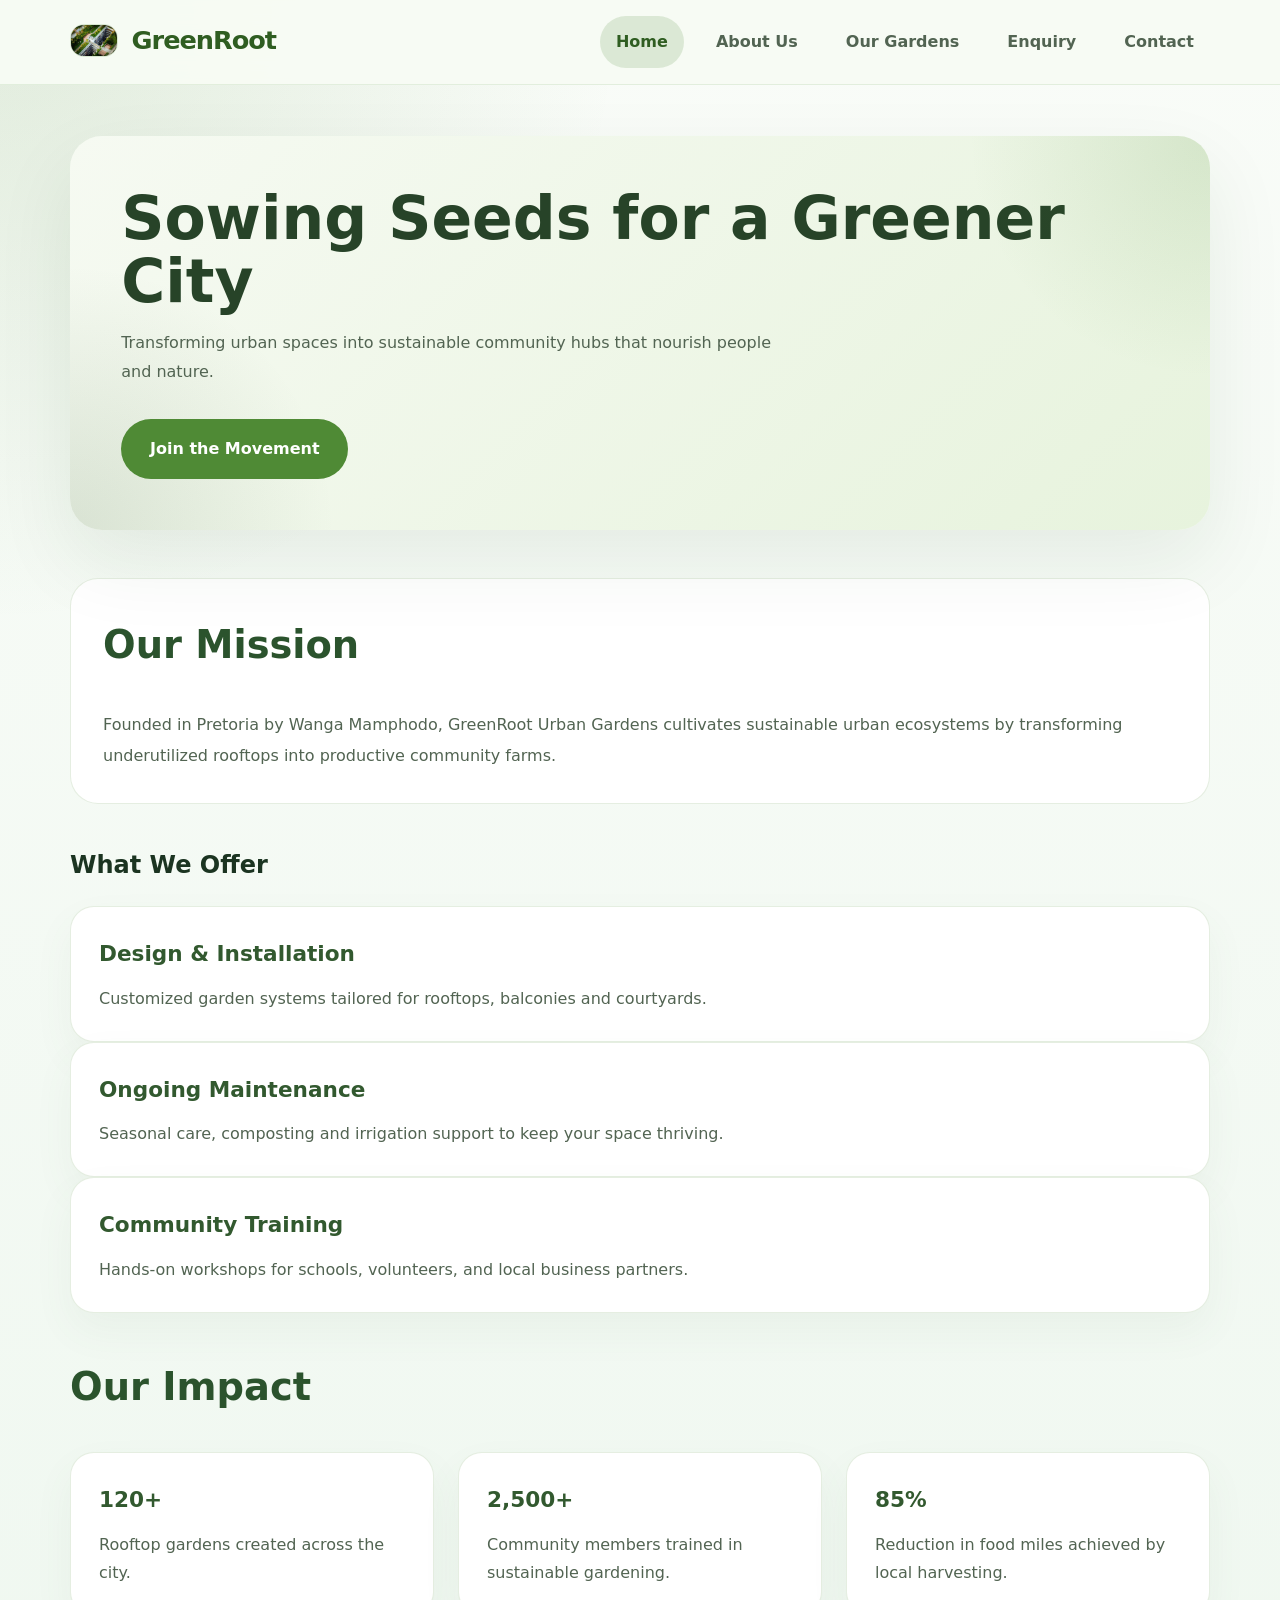
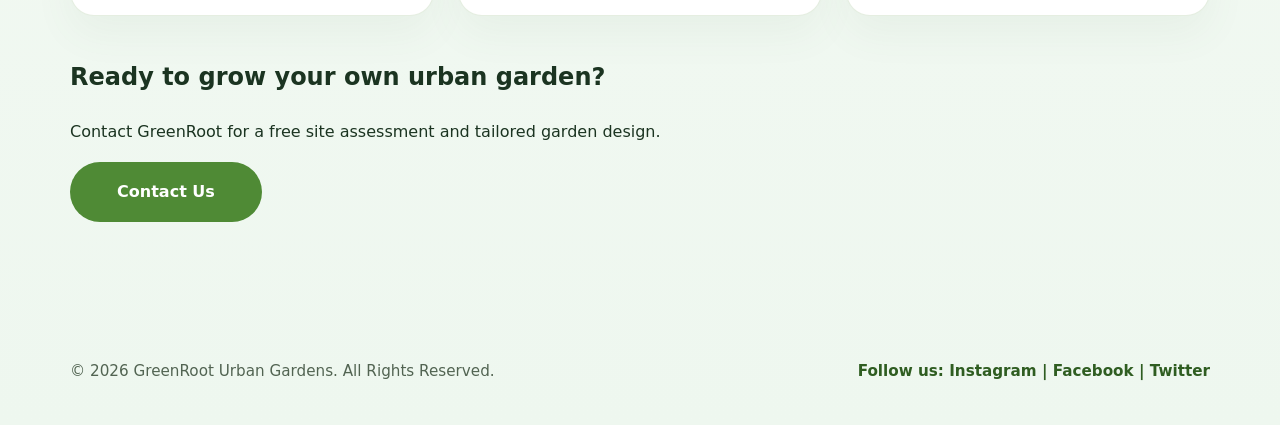
<file: GreenRoot Main/index.html>
<!DOCTYPE html>
<html lang="en">
<head>
    <meta charset="UTF-8">
    <meta name="viewport" content="width=device-width, initial-scale=1.0">
    <title>Home | GreenRoot Urban Gardens</title>
    <meta name="description" content="GreenRoot Urban Gardens creates sustainable rooftop farms in Pretoria. Discover our projects, volunteer opportunities, and community impact.">
    <meta name="theme-color" content="#4f8a35">
    <link rel="stylesheet" href="css/style.css">
</head>
<body>
    <a class="skip-link" href="#main-content">Skip to main content</a>

    <header>
        <div class="container">
            <div class="logo">
                <a href="index.html">
                    <img src="roof-garden.webp" alt="Rooftop garden at GreenRoot" width="56" height="56">
                    <span>GreenRoot</span>
                </a>
            </div>
            <nav aria-label="Primary navigation">
                <ul>
                    <li><a href="index.html" class="active">Home</a></li>
                    <li><a href="about.html">About Us</a></li>
                    <li><a href="gardens.html">Our Gardens</a></li>
                    <li><a href="enquiry.html">Enquiry</a></li>
                    <li><a href="contact.html">Contact</a></li>
                </ul>
            </nav>
        </div>
    </header>

    <main id="main-content">
        <div class="container">
            <section id="hero">
                <h1>Sowing Seeds for a Greener City</h1>
                <p>Transforming urban spaces into sustainable community hubs that nourish people and nature.</p>
                <a href="enquiry.html" class="cta-button">Join the Movement</a>
            </section>

            <section id="overview">
                <h2>Our Mission</h2>
                <p>Founded in Pretoria by Wanga Mamphodo, GreenRoot Urban Gardens cultivates sustainable urban ecosystems by transforming underutilized rooftops into productive community farms.</p>
            </section>

            <section id="services" aria-labelledby="services-heading">
                <h2 id="services-heading">What We Offer</h2>
                <div id="service-list" class="card-grid"></div>
            </section>

            <section id="impact">
                <h2>Our Impact</h2>
                <div class="card-grid">
                    <div class="card">
                        <h3>120+</h3>
                        <p>Rooftop gardens created across the city.</p>
                    </div>
                    <div class="card">
                        <h3>2,500+</h3>
                        <p>Community members trained in sustainable gardening.</p>
                    </div>
                    <div class="card">
                        <h3>85%</h3>
                        <p>Reduction in food miles achieved by local harvesting.</p>
                    </div>
                </div>
            </section>

            <section id="cta-panel">
                <h2>Ready to grow your own urban garden?</h2>
                <p>Contact GreenRoot for a free site assessment and tailored garden design.</p>
                <a href="contact.html" class="cta-button">Contact Us</a>
            </section>
        </div>
    </main>

    <footer>
        <div class="container">
            <p>&copy; 2026 GreenRoot Urban Gardens. All Rights Reserved.</p>
            <div class="socials">
                <p>Follow us: Instagram | Facebook | Twitter</p>
            </div>
        </div>
    </footer>

    <script src="js/app.js"></script>
</body>
</html>
</file>
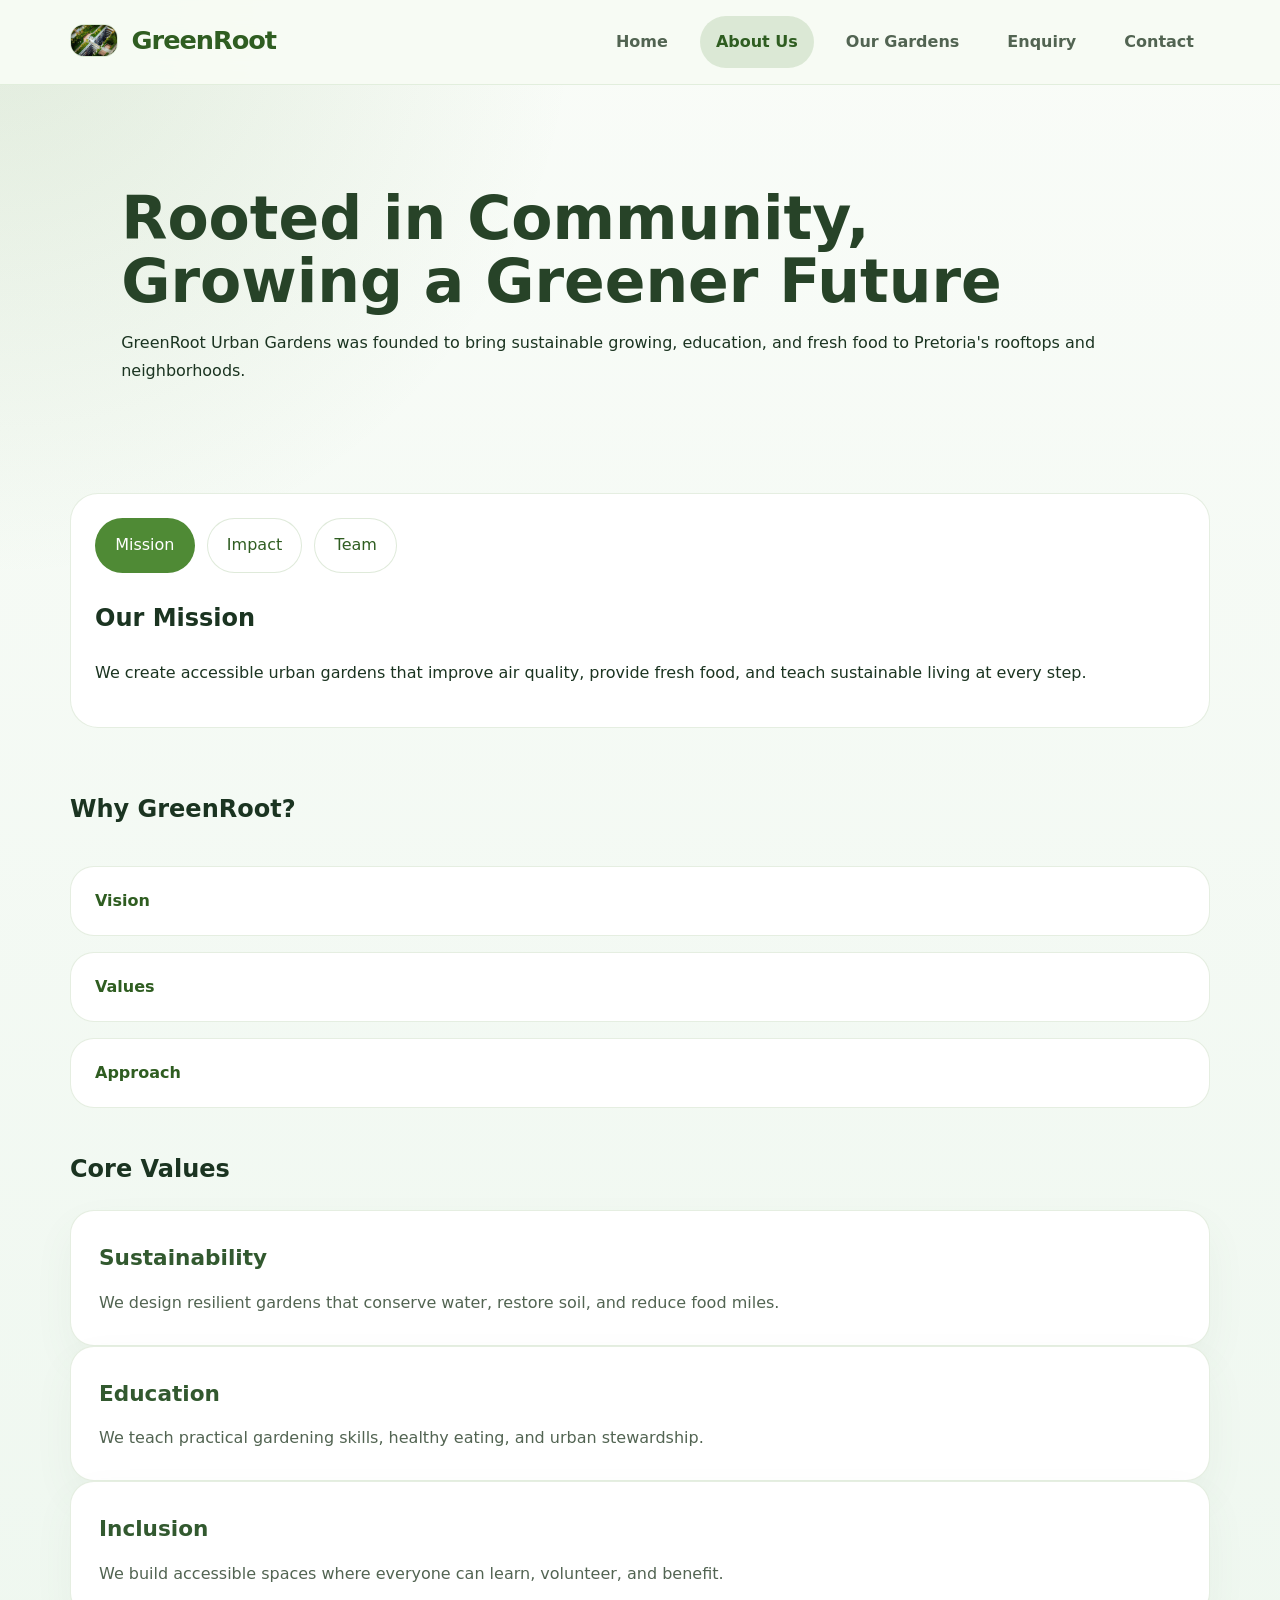
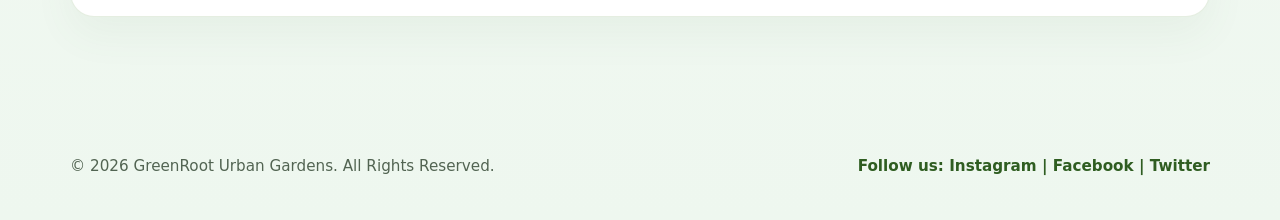
<file: GreenRoot Main/about.html>
<!DOCTYPE html>
<html lang="en">
<head>
    <meta charset="UTF-8">
    <meta name="viewport" content="width=device-width, initial-scale=1.0">
    <title>About Us | GreenRoot Urban Gardens</title>
    <meta name="description" content="Learn how GreenRoot Urban Gardens builds sustainable rooftops and local training programs in Pretoria to empower urban communities.">
    <meta name="theme-color" content="#4f8a35">
    <link rel="stylesheet" href="css/style.css">
</head>
<body>
    <a class="skip-link" href="#main-content">Skip to main content</a>

    <header>
        <div class="container">
            <div class="logo">
                <a href="index.html">
                    <img src="roof-garden.webp" alt="Rooftop garden at GreenRoot" width="56" height="56">
                    <span>GreenRoot</span>
                </a>
            </div>
            <nav aria-label="Primary navigation">
                <ul>
                    <li><a href="index.html">Home</a></li>
                    <li><a href="about.html" class="active">About Us</a></li>
                    <li><a href="gardens.html">Our Gardens</a></li>
                    <li><a href="enquiry.html">Enquiry</a></li>
                    <li><a href="contact.html">Contact</a></li>
                </ul>
            </nav>
        </div>
    </header>

    <main id="main-content">
        <div class="container">
            <section id="about-hero">
                <h1>Rooted in Community, Growing a Greener Future</h1>
                <p>GreenRoot Urban Gardens was founded to bring sustainable growing, education, and fresh food to Pretoria's rooftops and neighborhoods.</p>
            </section>

            <section id="about-tabs" class="tabs">
                <div class="tab-list" role="tablist" aria-label="About page tabs" data-tab-list>
                    <button role="tab" aria-selected="true" data-target="mission-panel">Mission</button>
                    <button role="tab" aria-selected="false" data-target="impact-panel">Impact</button>
                    <button role="tab" aria-selected="false" data-target="team-panel">Team</button>
                </div>
                <div id="mission-panel" role="tabpanel">
                    <h2>Our Mission</h2>
                    <p>We create accessible urban gardens that improve air quality, provide fresh food, and teach sustainable living at every step.</p>
                </div>
                <div id="impact-panel" role="tabpanel" hidden>
                    <h2>Our Impact</h2>
                    <p>By partnering with schools, businesses, and community groups, we deliver meaningful, measurable environmental and social results.</p>
                </div>
                <div id="team-panel" role="tabpanel" hidden>
                    <h2>Meet the Team</h2>
                    <p>Our network of growers, educators and designers works together to make sustainable urban agriculture practical and inspiring.</p>
                </div>
            </section>

            <section id="about-accordion" class="accordion">
                <h2>Why GreenRoot?</h2>
                <div class="accordion-item">
                    <button aria-expanded="false" aria-controls="vision-panel">Vision</button>
                    <div id="vision-panel" class="accordion-panel" hidden>
                        <p>We envision every urban roof and courtyard as a place where people can grow, learn, and connect with nature.</p>
                    </div>
                </div>
                <div class="accordion-item">
                    <button aria-expanded="false" aria-controls="values-panel">Values</button>
                    <div id="values-panel" class="accordion-panel" hidden>
                        <p>We prioritize resilience, community ownership, and design that supports both people and the planet.</p>
                    </div>
                </div>
                <div class="accordion-item">
                    <button aria-expanded="false" aria-controls="approach-panel">Approach</button>
                    <div id="approach-panel" class="accordion-panel" hidden>
                        <p>From assessment to installation and training, our work is collaborative, evidence-based, and long term.</p>
                    </div>
                </div>
            </section>

            <section id="values" class="card-grid" aria-labelledby="values-heading">
                <h2 id="values-heading">Core Values</h2>
                <div class="card">
                    <h3>Sustainability</h3>
                    <p>We design resilient gardens that conserve water, restore soil, and reduce food miles.</p>
                </div>
                <div class="card">
                    <h3>Education</h3>
                    <p>We teach practical gardening skills, healthy eating, and urban stewardship.</p>
                </div>
                <div class="card">
                    <h3>Inclusion</h3>
                    <p>We build accessible spaces where everyone can learn, volunteer, and benefit.</p>
                </div>
            </section>
        </div>
    </main>

    <footer>
        <div class="container">
            <p>&copy; 2026 GreenRoot Urban Gardens. All Rights Reserved.</p>
            <div class="socials">
                <p>Follow us: Instagram | Facebook | Twitter</p>
            </div>
        </div>
    </footer>

    <script src="js/app.js"></script>
</body>
</html>
</file>
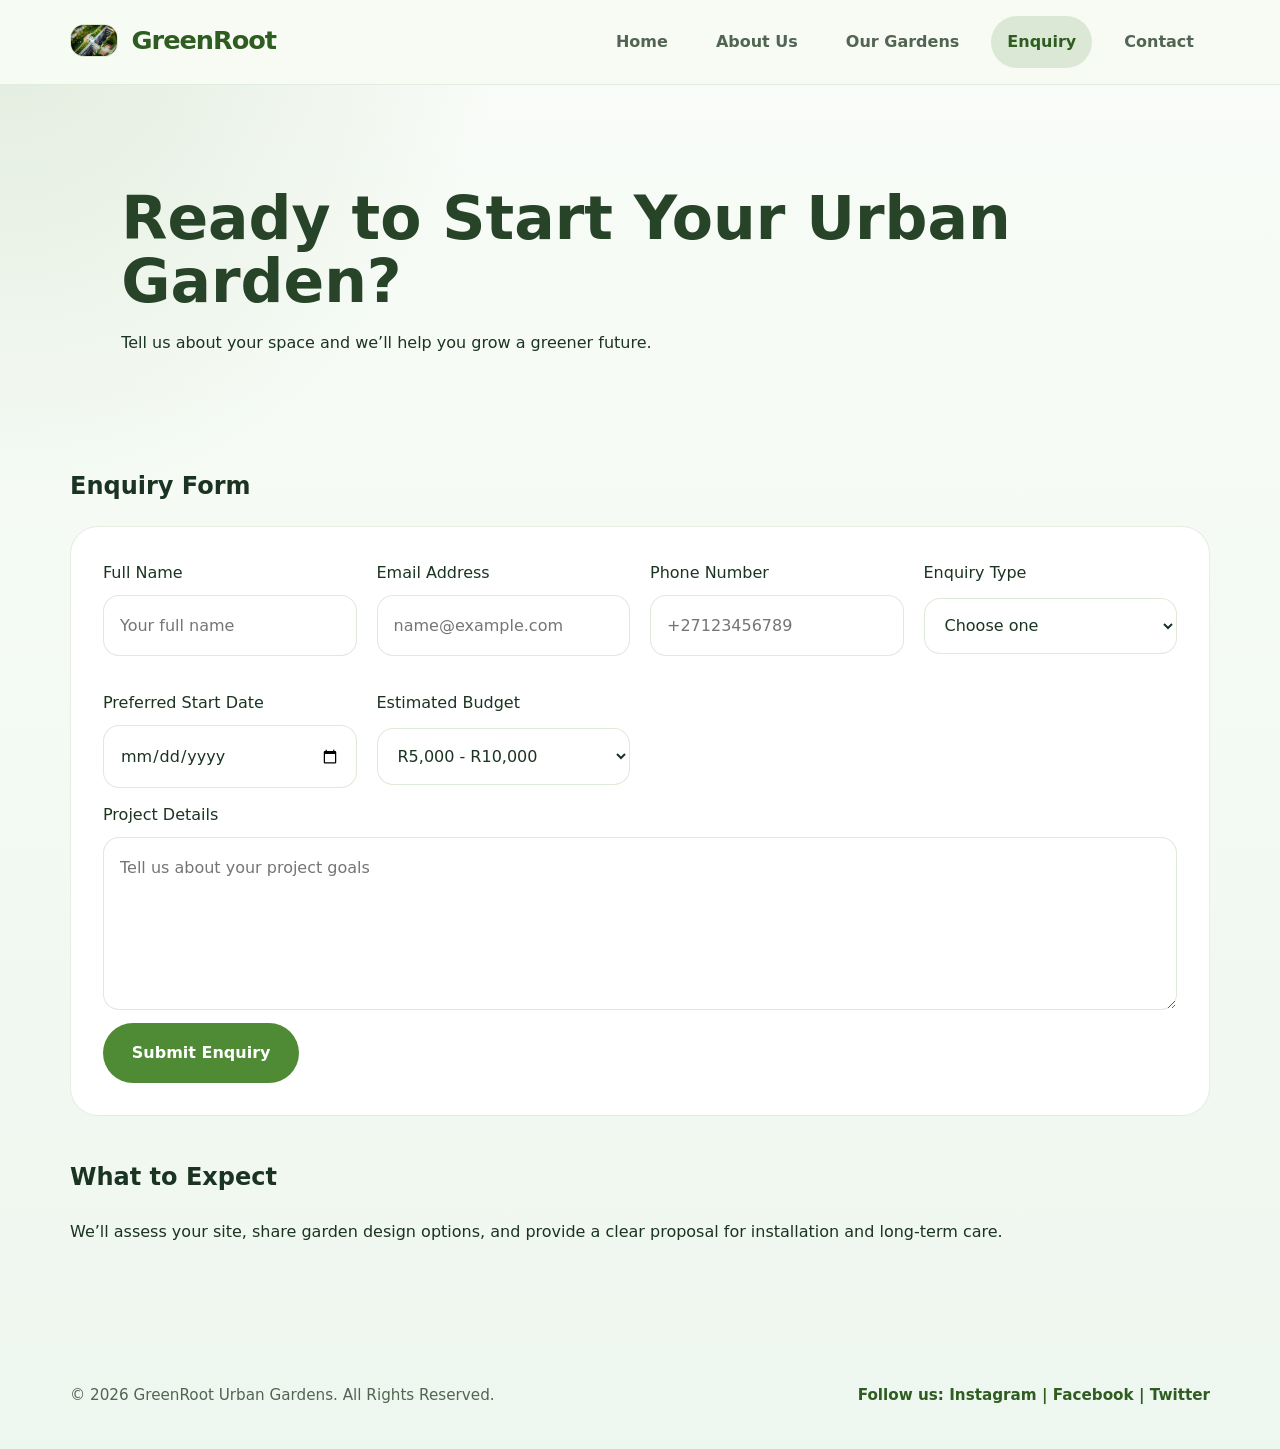
<file: GreenRoot Main/enquiry.html>
<!DOCTYPE html>
<html lang="en">
<head>
    <meta charset="UTF-8">
    <meta name="viewport" content="width=device-width, initial-scale=1.0">
    <title>Enquiry | GreenRoot Urban Gardens</title>
    <meta name="description" content="Submit a service enquiry to GreenRoot Urban Gardens and receive a tailored project estimate, availability update, and volunteer or sponsorship guidance.">
    <meta name="theme-color" content="#4f8a35">
    <link rel="stylesheet" href="css/style.css">
</head>
<body>
    <a class="skip-link" href="#main-content">Skip to main content</a>

    <header>
        <div class="container">
            <div class="logo">
                <a href="index.html">
                    <img src="roof-garden.webp" alt="Rooftop garden at GreenRoot" width="56" height="56">
                    <span>GreenRoot</span>
                </a>
            </div>
            <nav aria-label="Primary navigation">
                <ul>
                    <li><a href="index.html">Home</a></li>
                    <li><a href="about.html">About Us</a></li>
                    <li><a href="gardens.html">Our Gardens</a></li>
                    <li><a href="enquiry.html" class="active">Enquiry</a></li>
                    <li><a href="contact.html">Contact</a></li>
                </ul>
            </nav>
        </div>
    </header>

    <main id="main-content">
        <div class="container">
            <section id="enquiry-hero">
                <h1>Ready to Start Your Urban Garden?</h1>
                <p>Tell us about your space and we’ll help you grow a greener future.</p>
            </section>

            <section id="enquiry-form-section">
                <h2>Enquiry Form</h2>
                <form id="enquiry-form-element" class="form-card" novalidate>
                    <div class="form-grid">
                        <div class="input-group">
                            <label for="enquiry-name">Full Name</label>
                            <input id="enquiry-name" name="name" type="text" placeholder="Your full name" required minlength="2">
                            <p class="error-message" aria-live="polite"></p>
                        </div>
                        <div class="input-group">
                            <label for="enquiry-email">Email Address</label>
                            <input id="enquiry-email" name="email" type="email" placeholder="name@example.com" required>
                            <p class="error-message" aria-live="polite"></p>
                        </div>
                        <div class="input-group">
                            <label for="enquiry-phone">Phone Number</label>
                            <input id="enquiry-phone" name="phone" type="tel" placeholder="+27123456789" pattern="^\+?[0-9]{9,15}$" required>
                            <p class="error-message" aria-live="polite"></p>
                        </div>
                        <div class="input-group">
                            <label for="enquiry-subject">Enquiry Type</label>
                            <select id="enquiry-subject" name="subject" required>
                                <option value="">Choose one</option>
                                <option value="Garden installation">Garden installation</option>
                                <option value="Volunteer support">Volunteer support</option>
                                <option value="Sponsorship">Sponsorship</option>
                            </select>
                            <p class="error-message" aria-live="polite"></p>
                        </div>
                        <div class="input-group">
                            <label for="enquiry-date">Preferred Start Date</label>
                            <input id="enquiry-date" name="date" type="date" required>
                            <p class="error-message" aria-live="polite"></p>
                        </div>
                        <div class="input-group">
                            <label for="enquiry-budget">Estimated Budget</label>
                            <select id="enquiry-budget" name="budget" required>
                                <option value="standard">R5,000 - R10,000</option>
                                <option value="premium">R12,000 - R18,000</option>
                            </select>
                            <p class="error-message" aria-live="polite"></p>
                        </div>
                    </div>

                    <div class="input-group full-width">
                        <label for="enquiry-message">Project Details</label>
                        <textarea id="enquiry-message" name="message" rows="5" placeholder="Tell us about your project goals" required minlength="20"></textarea>
                        <p class="error-message" aria-live="polite"></p>
                    </div>

                    <button type="submit" class="cta-button">Submit Enquiry</button>
                </form>
                <div id="enquiry-result" aria-live="polite"></div>
            </section>

            <section id="next-steps">
                <h2>What to Expect</h2>
                <p>We’ll assess your site, share garden design options, and provide a clear proposal for installation and long-term care.</p>
            </section>
        </div>
    </main>

    <footer>
        <div class="container">
            <p>&copy; 2026 GreenRoot Urban Gardens. All Rights Reserved.</p>
            <div class="socials">
                <p>Follow us: Instagram | Facebook | Twitter</p>
            </div>
        </div>
    </footer>

    <script src="js/app.js"></script>
</body>
</html>
</file>
<file: GreenRoot Main/css/style.css>
:root {
    --bg: #eef7ef;
    --surface: #ffffff;
    --surface-soft: #f3f8f1;
    --text: #1b3421;
    --muted: #526452;
    --accent: #4f8a35;
    --accent-strong: #2f5d21;
    --border: rgba(79, 138, 53, 0.15);
    --focus: rgba(79, 138, 53, 0.3);
}

*, *::before, *::after {
    box-sizing: border-box;
}

html {
    scroll-behavior: smooth;
}

body {
    margin: 0;
    min-height: 100vh;
    font-family: Inter, system-ui, -apple-system, BlinkMacSystemFont, "Segoe UI", sans-serif;
    color: var(--text);
    background: radial-gradient(circle at top left, rgba(79, 138, 53, 0.14), transparent 26%),
                linear-gradient(180deg, #f9fcf8 0%, #eef7ef 100%);
    text-rendering: optimizeLegibility;
    line-height: 1.75;
}

img {
    display: block;
    max-width: 100%;
    height: auto;
}

button,
input,
select,
textarea,
a {
    font: inherit;
}

.skip-link {
    position: absolute;
    left: -100%;
    top: 1rem;
    background: var(--accent);
    color: white;
    padding: 0.85rem 1rem;
    border-radius: 999px;
    z-index: 200;
    transition: left 0.2s ease;
}

.skip-link:focus-visible {
    left: 1rem;
}

.container {
    width: min(1140px, calc(100% - 2rem));
    margin: 0 auto;
}

header {
    position: sticky;
    top: 0;
    z-index: 100;
    background: rgba(247, 251, 244, 0.96);
    backdrop-filter: blur(12px);
    border-bottom: 1px solid rgba(79, 138, 53, 0.12);
}

header .container {
    display: flex;
    align-items: center;
    justify-content: space-between;
    gap: 1.5rem;
    padding: 1rem 0;
}

.logo a {
    display: inline-flex;
    align-items: center;
    gap: 0.85rem;
    text-decoration: none;
    color: var(--accent-strong);
}

.logo img {
    width: 3rem;
    height: auto;
    border-radius: 0.85rem;
    border: 1px solid rgba(79, 138, 53, 0.18);
}

.logo span {
    font-size: clamp(1.4rem, 2vw, 1.85rem);
    font-weight: 700;
    letter-spacing: -0.04em;
}

nav ul {
    display: flex;
    align-items: center;
    justify-content: flex-end;
    gap: 0.75rem 1rem;
    flex-wrap: wrap;
    padding: 0;
    margin: 0;
    list-style: none;
}

nav a {
    display: inline-flex;
    align-items: center;
    justify-content: center;
    min-height: 2.9rem;
    padding: 0.75rem 1rem;
    border-radius: 999px;
    text-decoration: none;
    color: var(--muted);
    transition: background 0.25s ease, color 0.25s ease, transform 0.25s ease, box-shadow 0.25s ease;
    font-weight: 600;
}

nav a:hover,
nav a:focus-visible,
nav a.active {
    background: rgba(79, 138, 53, 0.16);
    color: var(--accent-strong);
}

nav a:focus-visible {
    outline: 3px solid var(--focus);
    outline-offset: 3px;
}

main {
    padding: clamp(2rem, 4vw, 4rem) 0 4rem;
}

#hero {
    position: relative;
    overflow: hidden;
    padding: clamp(2.5rem, 5vw, 4rem);
    border-radius: 32px;
    background: linear-gradient(135deg, #f6faf2 0%, #e7f3dd 100%);
    box-shadow: 0 32px 80px rgba(23, 68, 30, 0.08);
    margin-bottom: 3rem;
}

#hero::before {
    content: "";
    position: absolute;
    inset: 0;
    background-image: radial-gradient(circle at top right, rgba(79, 138, 53, 0.14), transparent 20%),
                      radial-gradient(circle at bottom left, rgba(33, 71, 26, 0.12), transparent 22%);
    pointer-events: none;
}

#hero h2,
#hero p,
#hero .cta-button {
    position: relative;
    z-index: 1;
}

#hero h2 {
    margin: 0 0 1rem;
    font-size: clamp(2.2rem, 5vw, 3.5rem);
    line-height: 1.06;
    letter-spacing: -0.05em;
    color: #264725;
}

#hero p {
    max-width: 65ch;
    margin: 0 0 2rem;
    font-size: clamp(1rem, 1.1vw, 1.15rem);
    line-height: 1.8;
    color: var(--muted);
}

.cta-button {
    display: inline-flex;
    align-items: center;
    justify-content: center;
    min-width: 12rem;
    padding: 1rem 1.8rem;
    background: var(--accent);
    color: white;
    border: none;
    border-radius: 999px;
    text-decoration: none;
    font-weight: 700;
    transition: transform 0.25s ease, box-shadow 0.25s ease, background 0.25s ease;
}

.cta-button:hover,
.cta-button:focus-visible {
    transform: translateY(-2px);
    box-shadow: 0 16px 32px rgba(47, 93, 33, 0.18);
    background: #386b2d;
}

.cta-button:focus-visible {
    outline: 3px solid var(--focus);
    outline-offset: 4px;
}

section {
    margin-bottom: 2.5rem;
}

section#overview {
    padding: clamp(1.75rem, 2.5vw, 2.5rem);
    border-radius: 28px;
    background: var(--surface);
    border: 1px solid var(--border);
}

section#overview h2,
section#impact h2 {
    margin-top: 0;
    font-size: clamp(2rem, 3vw, 2.5rem);
    color: #2b532d;
}

section#overview p {
    margin: 1rem 0 0;
    line-height: 1.9;
    color: var(--muted);
}

#highlights {
    display: grid;
    grid-template-columns: repeat(auto-fit, minmax(240px, 1fr));
    gap: 1.5rem;
}

.card {
    background: var(--surface);
    border: 1px solid var(--border);
    border-radius: 24px;
    padding: 1.75rem;
    box-shadow: 0 18px 40px rgba(84, 121, 84, 0.06);
}

.card h3 {
    margin: 0 0 0.75rem;
    font-size: 1.35rem;
    color: #32592f;
}

.card p {
    margin: 0;
    color: var(--muted);
    line-height: 1.75;
}

#impact .card-grid {
    display: grid;
    grid-template-columns: repeat(auto-fit, minmax(220px, 1fr));
    gap: 1.5rem;
    margin-top: 1.75rem;
}

footer {
    padding: 2rem 0 2.5rem;
    background: transparent;
}

footer .container {
    display: flex;
    align-items: center;
    justify-content: space-between;
    gap: 1rem;
    flex-wrap: wrap;
}

footer p {
    margin: 0;
    color: var(--muted);
    font-size: 0.95rem;
}

.socials p {
    margin: 0;
    font-weight: 600;
    color: var(--accent-strong);
}

.sr-only {
    position: absolute;
    width: 1px;
    height: 1px;
    padding: 0;
    margin: -1px;
    overflow: hidden;
    clip: rect(0, 0, 0, 0);
    white-space: nowrap;
    border: 0;
}

@media (max-width: 900px) {
    header .container,
    footer .container {
        flex-direction: column;
        align-items: stretch;
    }

    nav ul {
        justify-content: center;
    }

    #hero {
        padding: 2.5rem 1.25rem;
    }
}

@media (max-width: 640px) {
    #hero h2 {
        font-size: 2.25rem;
    }

    .cta-button {
        width: 100%;
    }

    nav ul {
        gap: 0.5rem;
    }

    nav a {
        width: 100%;
    }

    header .container {
        padding: 1rem 0.5rem;
    }
}

@media (max-width: 480px) {
    .logo span {
        font-size: 1.35rem;
    }

    #hero p {
        font-size: 1rem;
    }
}

/* New interactive and form styles */
#hero h1,
#about-hero h1,
#gardens-hero h1,
#enquiry-hero h1,
#contact-hero h1 {
    margin: 0 0 1rem;
    font-size: clamp(2.5rem, 5vw, 3.75rem);
    line-height: 1.05;
    color: #274328;
}

#hero,
#about-hero,
#gardens-hero,
#enquiry-hero,
#contact-hero {
    padding: clamp(2.25rem, 4vw, 3.5rem);
}

#services,
#projects,
#gallery,
#details,
#contact-form-section,
#contact-map-section,
#about-tabs,
#about-accordion,
#enquiry-form-section {
    margin-top: 2.5rem;
}

.service-card,
.project-card,
.form-card,
.map-card {
    transition: transform 0.25s ease, box-shadow 0.25s ease, background 0.25s ease;
}

.service-card:hover,
.project-card:hover,
.form-card:hover,
.map-card:hover {
    transform: translateY(-4px);
    box-shadow: 0 24px 44px rgba(33, 71, 26, 0.12);
}

.filter-bar {
    display: grid;
    grid-template-columns: repeat(auto-fit, minmax(220px, 1fr));
    gap: 1rem;
    align-items: end;
    margin-bottom: 1.5rem;
}

.filter-bar label {
    display: inline-block;
    margin-bottom: 0.5rem;
    font-weight: 600;
}

.filter-bar input,
.filter-bar select,
.input-group input,
.input-group textarea,
.input-group select {
    width: 100%;
    border: 1px solid rgba(79, 138, 53, 0.18);
    background: var(--surface);
    border-radius: 16px;
    padding: 0.95rem 1rem;
    font: inherit;
    color: var(--text);
}

.form-card {
    padding: 2rem;
    border-radius: 28px;
    background: var(--surface);
    border: 1px solid var(--border);
}

.form-grid {
    display: grid;
    grid-template-columns: repeat(auto-fit, minmax(240px, 1fr));
    gap: 1.25rem;
}

.input-group {
    display: grid;
    gap: 0.5rem;
}

.input-group.full-width {
    grid-column: 1 / -1;
}

.error-message {
    color: #9b2c25;
    font-size: 0.95rem;
    margin: 0.35rem 0 0;
}

.form-alert {
    margin-top: 1.5rem;
    padding: 1rem 1.25rem;
    border-radius: 18px;
    background: #eef7ef;
    color: #1b3421;
    border: 1px solid rgba(79, 138, 53, 0.16);
}

.form-alert-danger {
    background: #fbeae8;
    color: #941b0f;
    border-color: rgba(155, 44, 37, 0.2);
}

.link-button {
    display: inline-flex;
    margin-top: 0.75rem;
    padding: 0.85rem 1.25rem;
    border-radius: 999px;
    background: var(--accent);
    color: white;
    text-decoration: none;
    font-weight: 700;
}

.tabs {
    background: var(--surface);
    border: 1px solid var(--border);
    border-radius: 28px;
    padding: 1.5rem;
}

.tab-list {
    display: flex;
    flex-wrap: wrap;
    gap: 0.75rem;
    margin-bottom: 1.5rem;
}

.tab-list button {
    border: 1px solid rgba(79, 138, 53, 0.18);
    background: var(--surface);
    color: var(--accent-strong);
    padding: 0.8rem 1.2rem;
    border-radius: 999px;
    cursor: pointer;
}

.tab-list button[aria-selected="true"] {
    background: var(--accent);
    color: white;
    border-color: transparent;
}

.accordion {
    display: grid;
    gap: 1rem;
}

.accordion-item {
    border: 1px solid var(--border);
    border-radius: 24px;
    background: var(--surface);
    overflow: hidden;
}

.accordion-item button {
    width: 100%;
    text-align: left;
    padding: 1.25rem 1.5rem;
    border: none;
    background: transparent;
    color: var(--accent-strong);
    font-size: 1rem;
    font-weight: 700;
    cursor: pointer;
}

.accordion-panel {
    padding: 1rem 1.5rem 1.5rem;
    border-top: 1px solid var(--border);
    color: var(--muted);
}

.gallery-grid {
    display: grid;
    grid-template-columns: repeat(auto-fit, minmax(220px, 1fr));
    gap: 1rem;
}

.gallery-item {
    display: block;
    border-radius: 24px;
    overflow: hidden;
    border: 1px solid var(--border);
    background: var(--surface);
}

.gallery-item img {
    display: block;
    width: 100%;
    height: auto;
    transition: transform 0.35s ease;
}

.gallery-item:hover img,
.gallery-item:focus-visible img {
    transform: scale(1.04);
}

.lightbox {
    position: fixed;
    inset: 0;
    display: none;
    place-items: center;
    background: rgba(0, 0, 0, 0.75);
    z-index: 200;
}

.lightbox.open {
    display: grid;
}

.lightbox-content {
    position: relative;
    max-width: 92vw;
    max-height: 92vh;
    padding: 1rem;
    background: rgba(255, 255, 255, 0.96);
    border-radius: 24px;
    box-shadow: 0 28px 80px rgba(23, 68, 30, 0.18);
}

.lightbox-close {
    position: absolute;
    top: 1rem;
    right: 1rem;
    border: none;
    background: transparent;
    color: var(--accent-strong);
    font-size: 2rem;
    cursor: pointer;
}

.lightbox img {
    width: 100%;
    height: auto;
    border-radius: 20px;
    display: block;
}

.lightbox p {
    margin: 1rem 0 0;
    color: var(--muted);
}

.project-grid {
    display: grid;
    gap: 1.5rem;
}

.project-card img {
    width: 100%;
    height: auto;
    border-radius: 20px;
    margin-bottom: 1rem;
}

.map-card {
    min-height: 320px;
    border-radius: 28px;
    overflow: hidden;
}

#contact-map {
    width: 100%;
    min-height: 320px;
    border-radius: 28px;
}

.empty-state {
    padding: 2rem;
    border-radius: 24px;
    background: var(--surface-soft);
    border: 1px solid var(--border);
    color: var(--muted);
}

.slide-up {
    opacity: 0;
    transform: translateY(25px);
    transition: transform 0.6s ease, opacity 0.6s ease;
}

.slide-up.is-visible {
    opacity: 1;
    transform: translateY(0);
}

@media (max-width: 900px) {
    .form-grid,
    .project-grid,
    .gallery-grid,
    .card-grid {
        grid-template-columns: 1fr;
    }
}

@media (max-width: 640px) {
    .filter-bar,
    .tab-list {
        gap: 0.75rem;
    }
}
</file>
